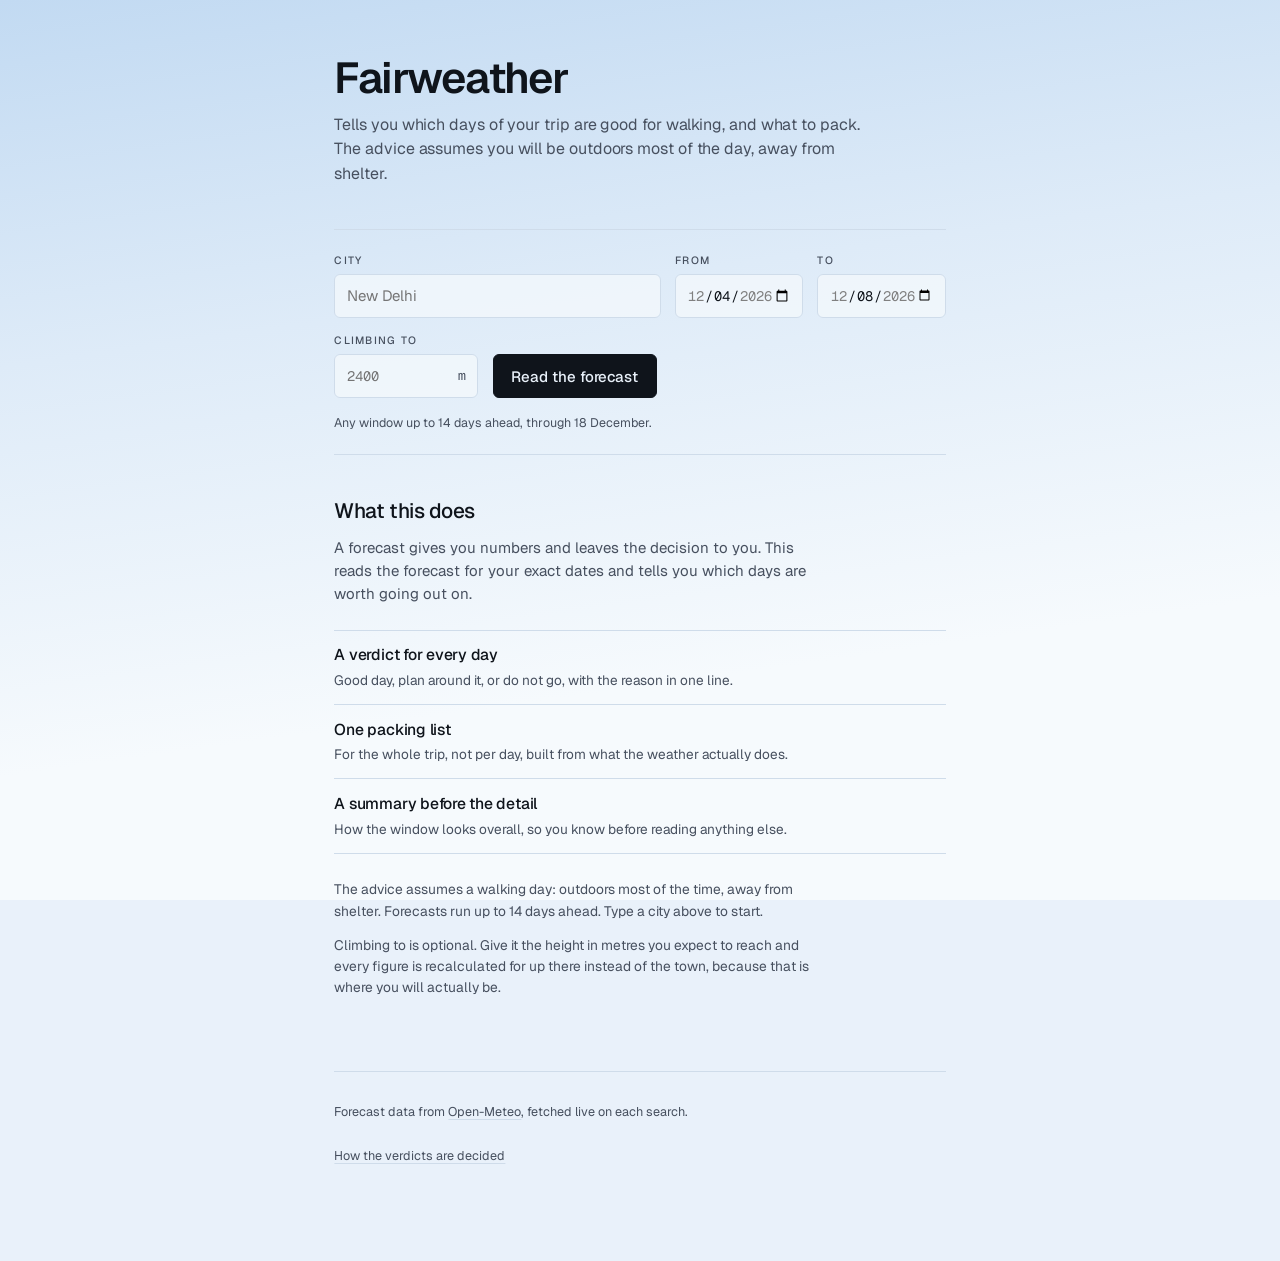
<file: index.html>
<!DOCTYPE html>
<html lang="en">
<head>
<meta charset="utf-8">
<meta name="viewport" content="width=device-width, initial-scale=1">
<title>Fairweather: weather advice for walking days</title>
<meta name="description" content="Enter a city and your dates. Fairweather tells you which days are good for walking and what to pack.">
<meta name="color-scheme" content="light dark">
<link rel="preconnect" href="https://fonts.googleapis.com">
<link rel="preconnect" href="https://fonts.gstatic.com" crossorigin>
<link rel="stylesheet" href="https://fonts.googleapis.com/css2?family=Geist:wght@400;500;600&family=Geist+Mono:wght@400;500&display=swap">
<link rel="stylesheet" href="styles.css">
<link rel="icon" href="data:image/svg+xml,<svg xmlns='http://www.w3.org/2000/svg' viewBox='0 0 32 32'><text y='26' font-size='26'>⛰</text></svg>">
</head>
<body>

<a class="skip" href="#results">Skip to results</a>

<div class="page">

  <header class="masthead">
    <h1>Fairweather</h1>
    <p class="standfirst">
      Tells you which days of your trip are good for walking, and what to pack.
      The advice assumes you will be outdoors most of the day, away from shelter.
    </p>
  </header>

  <form id="search" class="search" novalidate>
    <div class="field field--city">
      <label for="city">City</label>
      <input id="city" name="city" type="text" autocomplete="off" spellcheck="false"
             placeholder="New Delhi" required>
    </div>
    <div class="field">
      <label for="start">From</label>
      <input id="start" name="start" type="date" required>
    </div>
    <div class="field">
      <label for="end">To</label>
      <input id="end" name="end" type="date" required>
    </div>
    <div class="field field--height">
      <label for="height">Climbing to <span class="sr-only">in metres</span></label>
      <div class="with-unit">
        <input id="height" name="height" type="number" inputmode="numeric"
               min="0" max="9000" step="50" placeholder="2400">
        <span class="unit" aria-hidden="true">m</span>
      </div>
    </div>
    <div class="field field--action">
      <button type="submit">Read the forecast</button>
    </div>
    <p class="field-note" id="range-note"></p>
  </form>

  <main id="results" class="results" aria-live="polite" aria-busy="false"></main>

  <footer class="colophon">
    <p>
      Forecast data from <a href="https://open-meteo.com" rel="noopener">Open-Meteo</a>,
      fetched live on each search.
    </p>
    <p>
      <a href="note.html">How the verdicts are decided</a>
    </p>
  </footer>

</div>

<!-- Templates -------------------------------------------------------------- -->

<template id="t-empty">
  <section class="state state--empty">
    <p class="state-lead">What this does</p>
    <p class="state-body">
      A forecast gives you numbers and leaves the decision to you. This reads the
      forecast for your exact dates and tells you which days are worth going out
      on.
    </p>
    <ul class="explain">
      <li>
        <b>A verdict for every day</b>
        <span>Good day, plan around it, or do not go, with the reason in one line.</span>
      </li>
      <li>
        <b>One packing list</b>
        <span>For the whole trip, not per day, built from what the weather actually does.</span>
      </li>
      <li>
        <b>A summary before the detail</b>
        <span>How the window looks overall, so you know before reading anything else.</span>
      </li>
    </ul>
    <p class="state-body state-body--quiet">
      The advice assumes a walking day: outdoors most of the time, away from
      shelter. Forecasts run up to 14 days ahead. Type a city above to start.
    </p>
    <p class="state-body state-body--quiet">
      Climbing to is optional. Give it the height in metres you expect to reach
      and every figure is recalculated for up there instead of the town, because
      that is where you will actually be.
    </p>
  </section>
</template>

<template id="t-loading">
  <section class="state state--loading">
    <p class="state-lead" id="loading-line">Reading the forecast&hellip;</p>
    <div class="skeleton"><span></span><span></span><span></span></div>
  </section>
</template>

<template id="t-error">
  <section class="state state--error" role="alert">
    <p class="state-lead" data-slot="title"></p>
    <p class="state-body" data-slot="detail"></p>
    <p class="state-actions"><button type="button" data-action="retry">Try again</button></p>
  </section>
</template>

<template id="t-choose">
  <section class="state state--choose">
    <p class="state-lead" data-slot="title"></p>
    <p class="state-body">
      More than one place has this name. Pick the one you meant.
    </p>
    <ul class="choices" data-slot="list"></ul>
  </section>
</template>

<template id="t-results">
  <section class="report">

    <div class="hero">
      <div class="place">
        <p class="place-name" data-slot="place"></p>
        <button type="button" class="linky" data-action="rechoose" hidden>Not this one?</button>
      </div>

      <p class="altitude-note" data-slot="altitude"></p>

      <p class="summary" data-slot="summary"></p>
      <p class="summary-sub" data-slot="summary-sub"></p>

      <dl class="hero-stats" data-slot="hero-stats"></dl>
    </div>

    <h2 class="section-head">Day by day</h2>
    <ol class="days" data-slot="days"></ol>

    <h2 class="section-head">Pack for the whole trip</h2>
    <ul class="packing" data-slot="packing"></ul>
    <p class="packing-note">
      Weather items only. Boots, map, food and first aid are assumed.
    </p>

  </section>
</template>

<template id="t-day">
  <li class="day">
    <div class="day-head">
      <span data-slot="icon"></span>
      <p class="day-date"><span data-slot="weekday"></span> <span class="day-date-num" data-slot="date"></span></p>
      <p class="day-temp" data-slot="temp"></p>
    </div>
    <p class="day-band" data-slot="band"></p>
    <p class="day-verdict" data-slot="verdict"></p>
    <p class="day-window" data-slot="window"></p>
    <dl class="day-figures" data-slot="figures"></dl>
  </li>
</template>

<script type="module" src="js/main.js"></script>

</body>
</html>
</file>
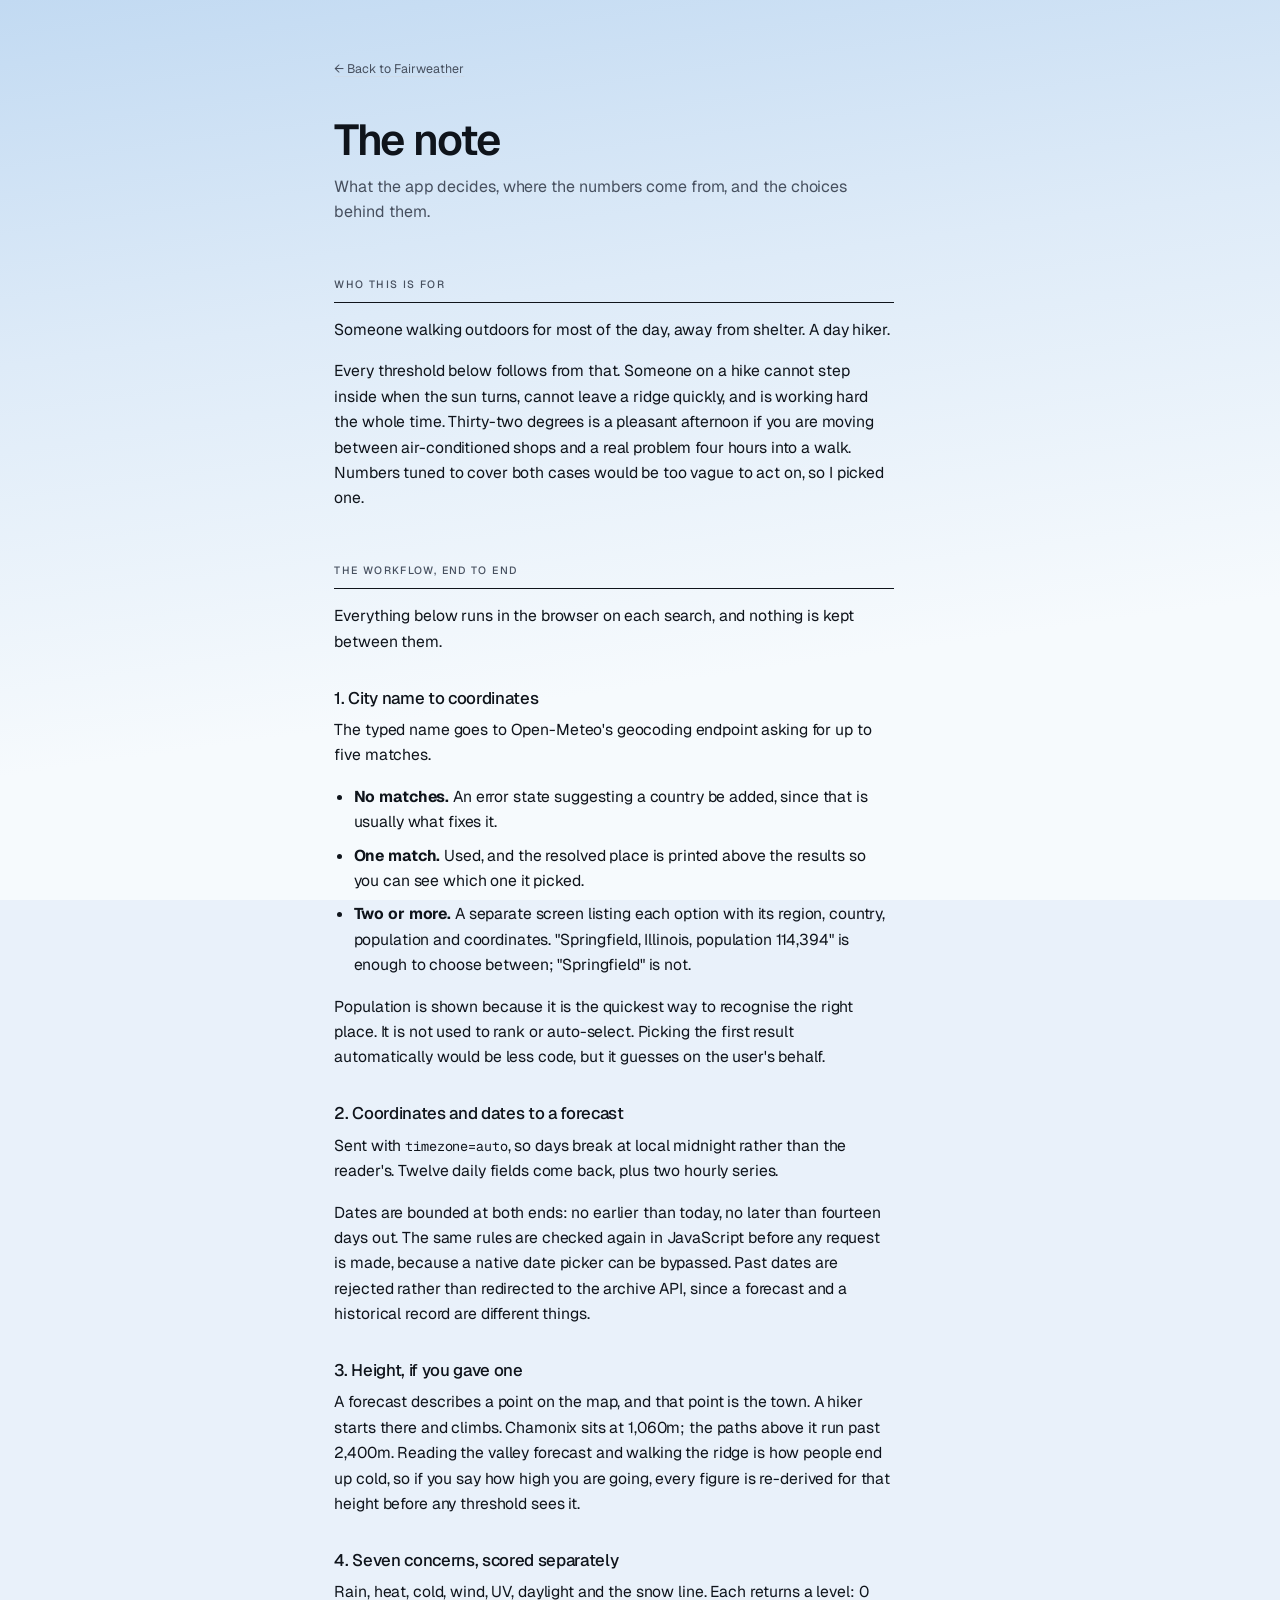
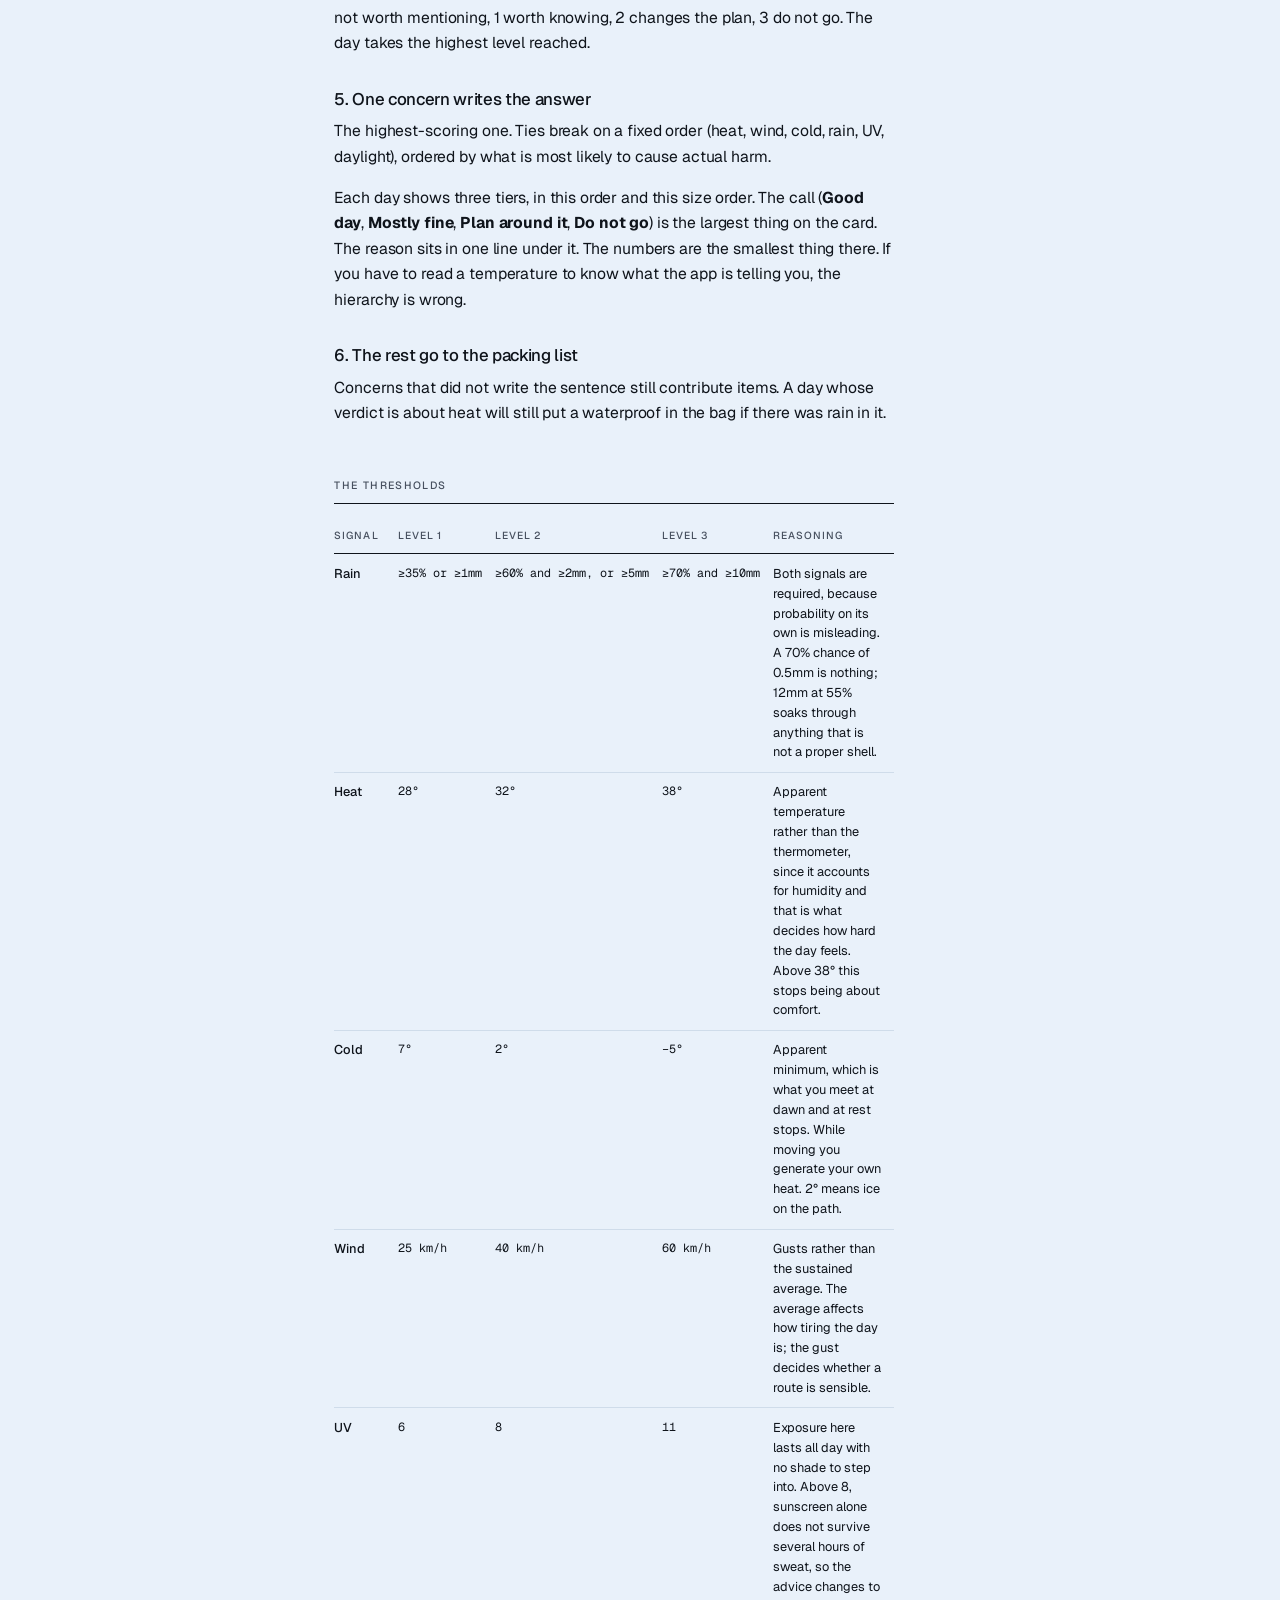
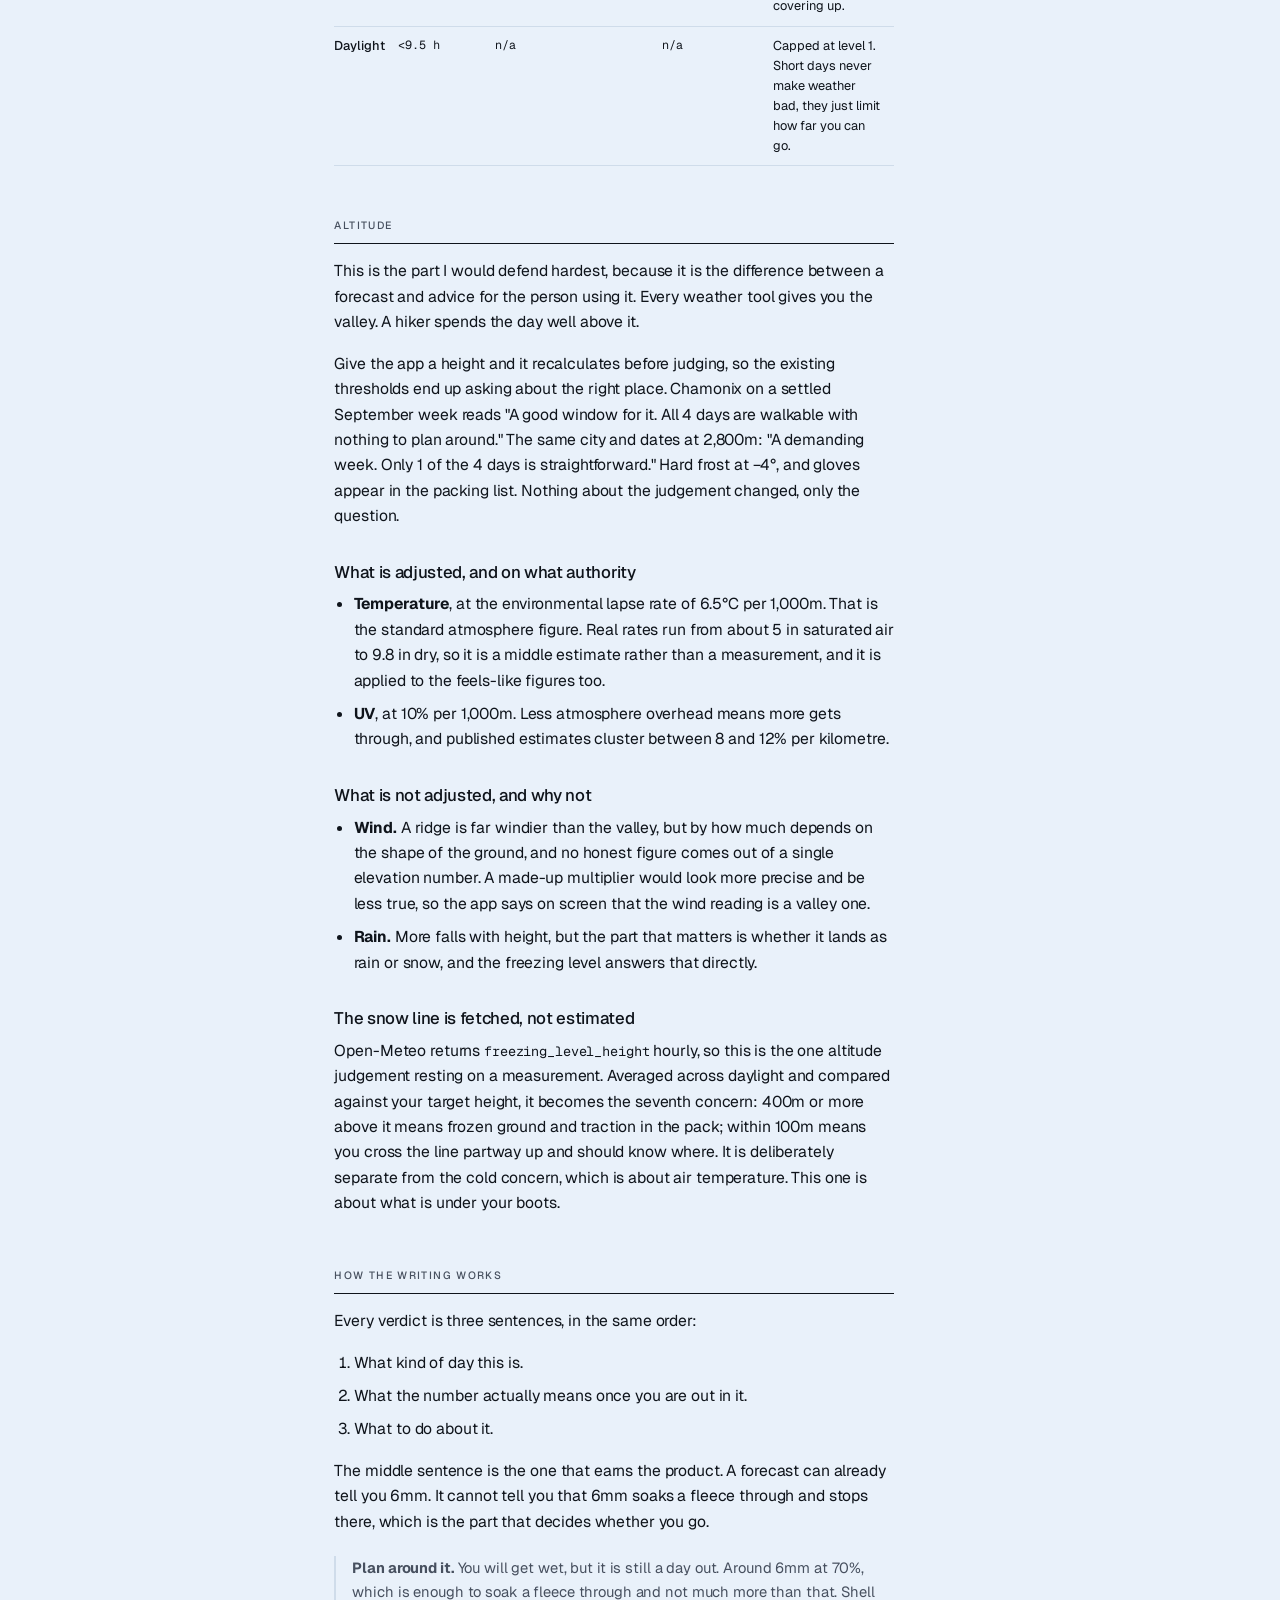
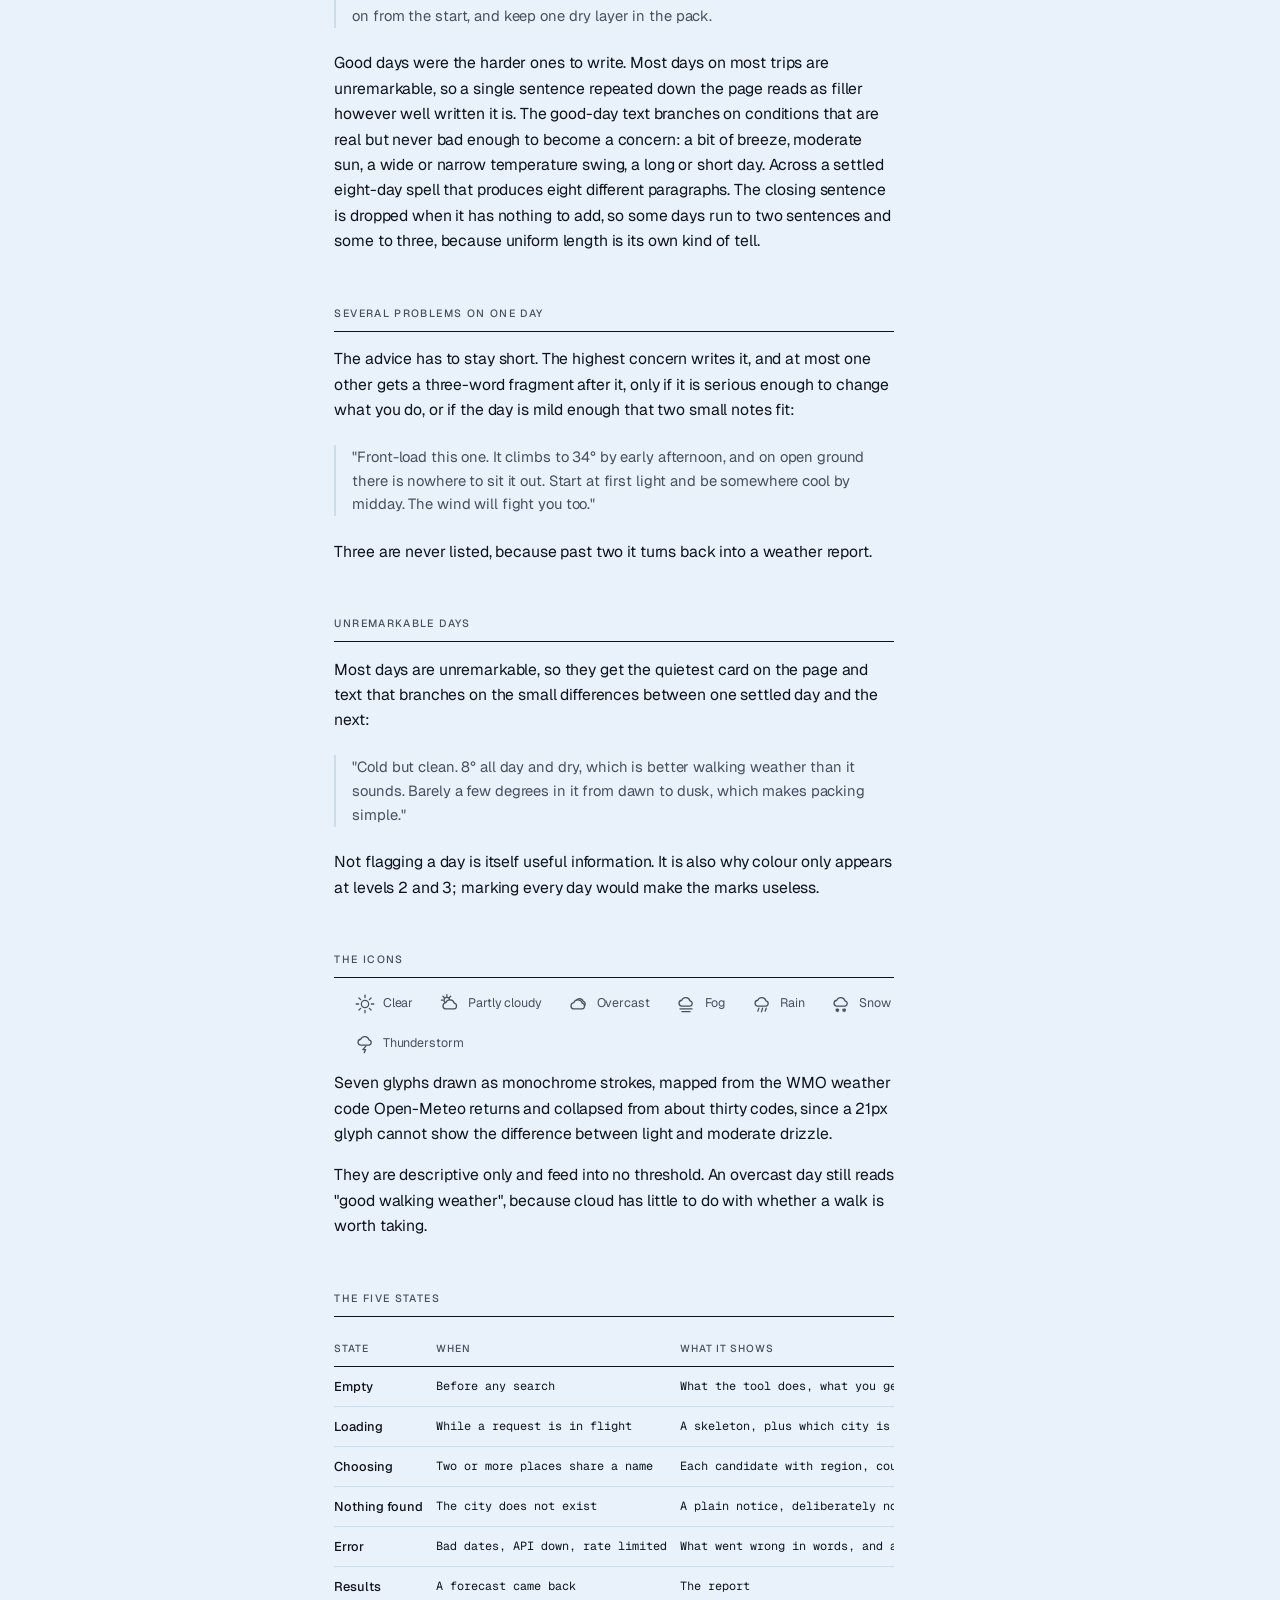
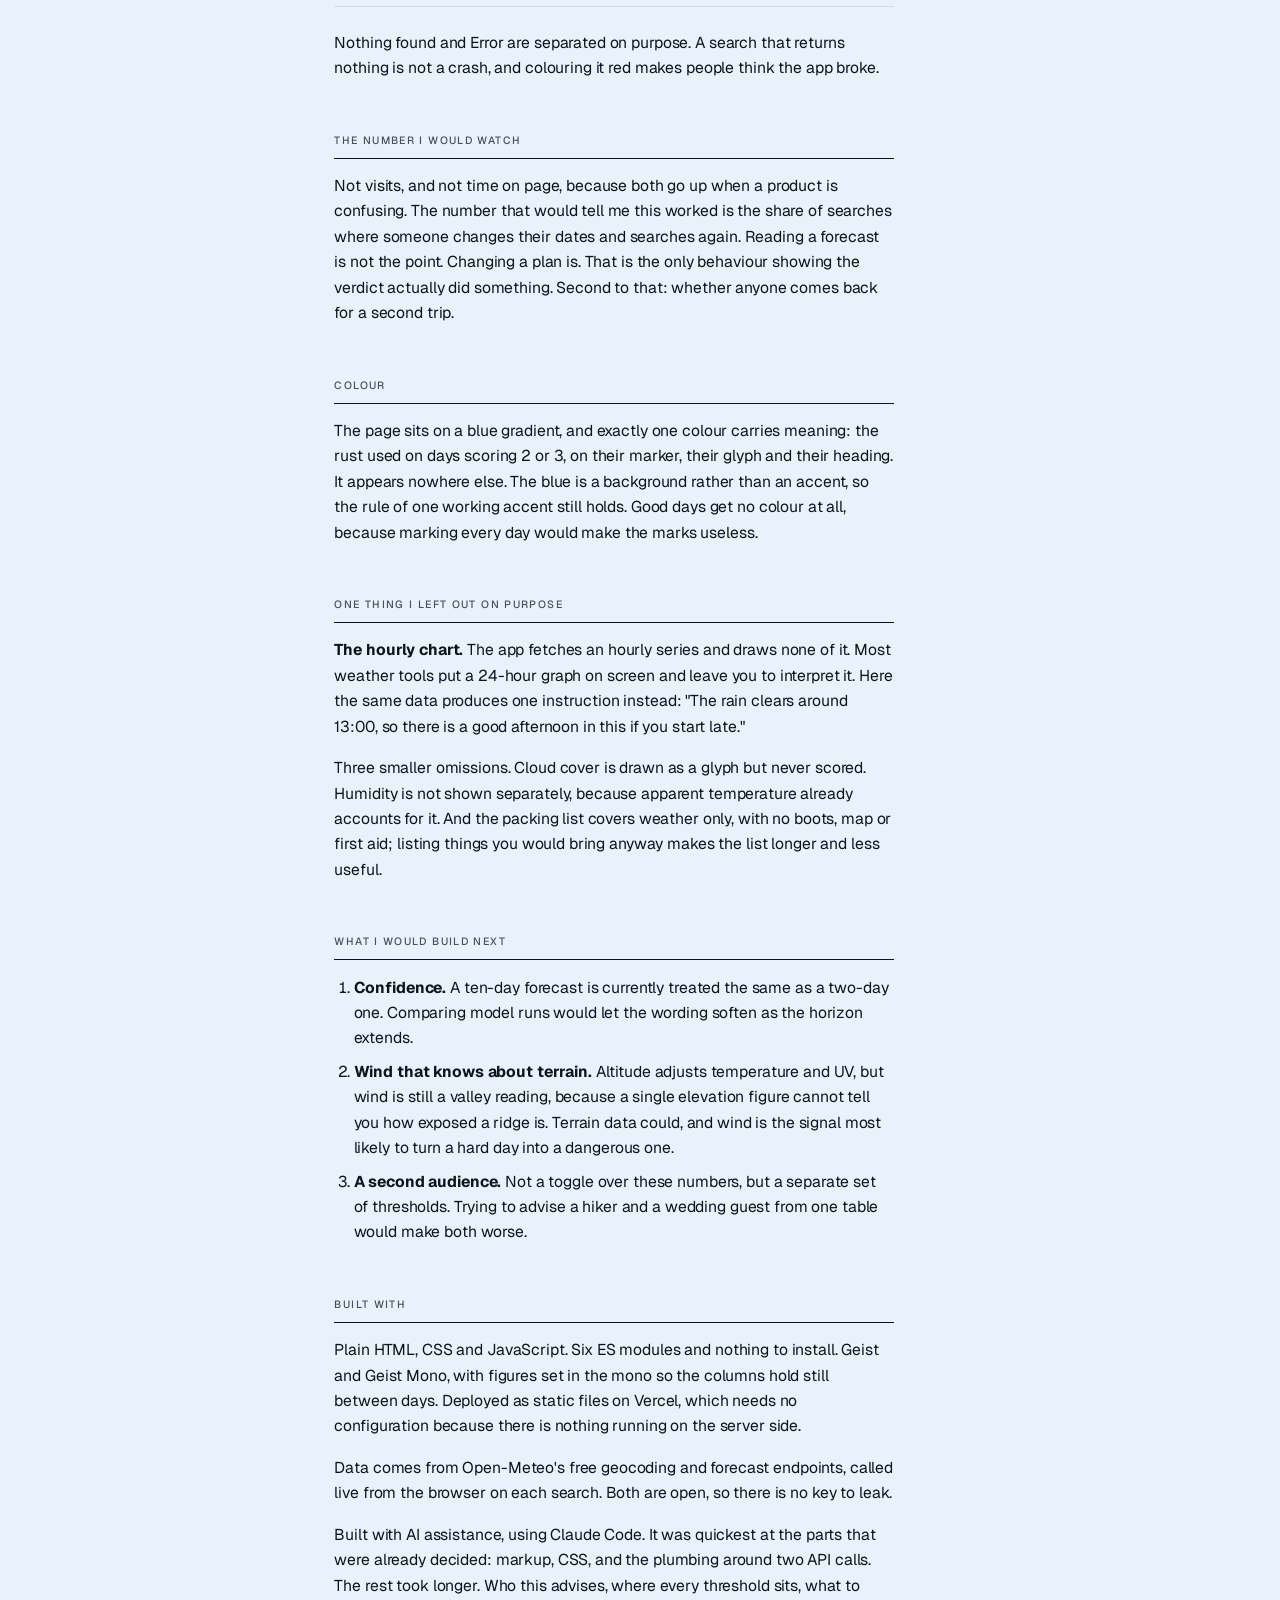
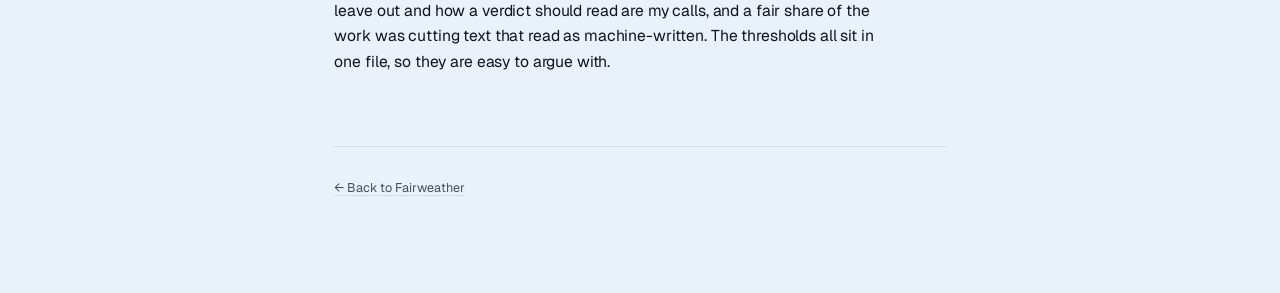
<file: note.html>
<!DOCTYPE html>
<html lang="en">
<head>
<meta charset="utf-8">
<meta name="viewport" content="width=device-width, initial-scale=1">
<title>How Fairweather decides</title>
<meta name="description" content="The thresholds behind Fairweather, why they sit where they do, what was left out, and what would come next.">
<meta name="color-scheme" content="light dark">
<link rel="preconnect" href="https://fonts.googleapis.com">
<link rel="preconnect" href="https://fonts.gstatic.com" crossorigin>
<link rel="stylesheet" href="https://fonts.googleapis.com/css2?family=Geist:wght@400;500;600&family=Geist+Mono:wght@400;500&display=swap">
<link rel="stylesheet" href="styles.css">
<link rel="icon" href="data:image/svg+xml,<svg xmlns='http://www.w3.org/2000/svg' viewBox='0 0 32 32'><text y='26' font-size='26'>⛰</text></svg>">
</head>
<body>
<div class="page">

<a class="backlink" href="./">&larr; Back to Fairweather</a>

<div class="print-head">
  <b>Fairweather &middot; Workflow note</b>
  <span>Agasthya Khetan &middot; ShARE BITS Pilani, Tech Vertical recruitment task</span>
  <span>Live: https://fairweather-plum.vercel.app</span>
  <span>Repo: https://github.com/debugagu/fairweather</span>
</div>

<header class="masthead">
  <h1>The note</h1>
  <p class="standfirst">
    What the app decides, where the numbers come from, and the choices behind
    them.
  </p>
</header>

<div class="prose">

<h2>Who this is for</h2>

<p>
  Someone walking outdoors for most of the day, away from shelter. A day hiker.
</p>

<p>
  Every threshold below follows from that. Someone on a hike cannot step inside
  when the sun turns, cannot leave a ridge quickly, and is working hard the whole
  time. Thirty-two degrees is a pleasant afternoon if you are moving between
  air-conditioned shops and a real problem four hours into a walk. Numbers tuned
  to cover both cases would be too vague to act on, so I picked one.
</p>

<h2>The workflow, end to end</h2>

<p>
  Everything below runs in the browser on each search, and nothing is kept
  between them.
</p>

<h3>1. City name to coordinates</h3>

<p>
  The typed name goes to Open-Meteo's geocoding endpoint asking for up to five
  matches.
</p>

<ul>
  <li><b>No matches.</b> An error state suggesting a country be added, since that is usually what fixes it.</li>
  <li><b>One match.</b> Used, and the resolved place is printed above the results so you can see which one it picked.</li>
  <li><b>Two or more.</b> A separate screen listing each option with its region, country, population and coordinates. "Springfield, Illinois, population 114,394" is enough to choose between; "Springfield" is not.</li>
</ul>

<p>
  Population is shown because it is the quickest way to recognise the right
  place. It is not used to rank or auto-select. Picking the first result
  automatically would be less code, but it guesses on the user's behalf.
</p>

<h3>2. Coordinates and dates to a forecast</h3>

<p>
  Sent with <code>timezone=auto</code>, so days break at local midnight rather
  than the reader's. Twelve daily fields come back, plus two hourly series.
</p>

<p>
  Dates are bounded at both ends: no earlier than today, no later than fourteen
  days out. The same rules are checked again in JavaScript before any request is
  made, because a native date picker can be bypassed. Past dates are rejected
  rather than redirected to the archive API, since a forecast and a historical
  record are different things.
</p>

<h3>3. Height, if you gave one</h3>

<p>
  A forecast describes a point on the map, and that point is the town. A hiker
  starts there and climbs. Chamonix sits at 1,060m; the paths above it run past
  2,400m. Reading the valley forecast and walking the ridge is how people end up
  cold, so if you say how high you are going, every figure is re-derived for
  that height before any threshold sees it.
</p>

<h3>4. Seven concerns, scored separately</h3>

<p>
  Rain, heat, cold, wind, UV, daylight and the snow line. Each returns a level:
  0 not worth mentioning, 1 worth knowing, 2 changes the plan, 3 do not go. The
  day takes the highest level reached.
</p>

<h3>5. One concern writes the answer</h3>

<p>
  The highest-scoring one. Ties break on a fixed order (heat, wind, cold, rain,
  UV, daylight), ordered by what is most likely to cause actual harm.
</p>

<p>
  Each day shows three tiers, in this order and this size order. The call
  (<b>Good day</b>, <b>Mostly fine</b>, <b>Plan around it</b>, <b>Do not go</b>)
  is the largest thing on the card. The reason sits in one line under it. The
  numbers are the smallest thing there. If you have to read a temperature to
  know what the app is telling you, the hierarchy is wrong.
</p>

<h3>6. The rest go to the packing list</h3>

<p>
  Concerns that did not write the sentence still contribute items. A day whose
  verdict is about heat will still put a waterproof in the bag if there was rain
  in it.
</p>

<h2>The thresholds</h2>

<div class="scroller">
<table>
  <thead>
    <tr><th>Signal</th><th>Level 1</th><th>Level 2</th><th>Level 3</th><th>Reasoning</th></tr>
  </thead>
  <tbody>
    <tr>
      <td>Rain</td>
      <td>≥35% or ≥1mm</td>
      <td>≥60% and ≥2mm, or ≥5mm</td>
      <td>≥70% and ≥10mm</td>
      <td>Both signals are required, because probability on its own is misleading. A 70% chance of 0.5mm is nothing; 12mm at 55% soaks through anything that is not a proper shell.</td>
    </tr>
    <tr>
      <td>Heat</td>
      <td>28°</td>
      <td>32°</td>
      <td>38°</td>
      <td>Apparent temperature rather than the thermometer, since it accounts for humidity and that is what decides how hard the day feels. Above 38° this stops being about comfort.</td>
    </tr>
    <tr>
      <td>Cold</td>
      <td>7°</td>
      <td>2°</td>
      <td>&minus;5°</td>
      <td>Apparent minimum, which is what you meet at dawn and at rest stops. While moving you generate your own heat. 2° means ice on the path.</td>
    </tr>
    <tr>
      <td>Wind</td>
      <td>25 km/h</td>
      <td>40 km/h</td>
      <td>60 km/h</td>
      <td>Gusts rather than the sustained average. The average affects how tiring the day is; the gust decides whether a route is sensible.</td>
    </tr>
    <tr>
      <td>UV</td>
      <td>6</td>
      <td>8</td>
      <td>11</td>
      <td>Exposure here lasts all day with no shade to step into. Above 8, sunscreen alone does not survive several hours of sweat, so the advice changes to covering up.</td>
    </tr>
    <tr>
      <td>Daylight</td>
      <td>&lt;9.5 h</td>
      <td>n/a</td>
      <td>n/a</td>
      <td>Capped at level 1. Short days never make weather bad, they just limit how far you can go.</td>
    </tr>
  </tbody>
</table>
</div>

<h2>Altitude</h2>

<p>
  This is the part I would defend hardest, because it is the difference between
  a forecast and advice for the person using it. Every weather tool gives you
  the valley. A hiker spends the day well above it.
</p>

<p>
  Give the app a height and it recalculates before judging, so the existing
  thresholds end up asking about the right place. Chamonix on a settled
  September week reads "A good window for it. All 4 days are walkable with
  nothing to plan around." The same city and dates at 2,800m: "A demanding week.
  Only 1 of the 4 days is straightforward." Hard frost at &minus;4°, and gloves
  appear in the packing list. Nothing about the judgement changed, only the
  question.
</p>

<h3>What is adjusted, and on what authority</h3>

<ul>
  <li><b>Temperature</b>, at the environmental lapse rate of 6.5°C per 1,000m. That is the standard atmosphere figure. Real rates run from about 5 in saturated air to 9.8 in dry, so it is a middle estimate rather than a measurement, and it is applied to the feels-like figures too.</li>
  <li><b>UV</b>, at 10% per 1,000m. Less atmosphere overhead means more gets through, and published estimates cluster between 8 and 12% per kilometre.</li>
</ul>

<h3>What is not adjusted, and why not</h3>

<ul>
  <li><b>Wind.</b> A ridge is far windier than the valley, but by how much depends on the shape of the ground, and no honest figure comes out of a single elevation number. A made-up multiplier would look more precise and be less true, so the app says on screen that the wind reading is a valley one.</li>
  <li><b>Rain.</b> More falls with height, but the part that matters is whether it lands as rain or snow, and the freezing level answers that directly.</li>
</ul>

<h3>The snow line is fetched, not estimated</h3>

<p>
  Open-Meteo returns <code>freezing_level_height</code> hourly, so this is the
  one altitude judgement resting on a measurement. Averaged across daylight and
  compared against your target height, it becomes the seventh concern: 400m or
  more above it means frozen ground and traction in the pack; within 100m means
  you cross the line partway up and should know where. It is deliberately
  separate from the cold concern, which is about air temperature. This one is
  about what is under your boots.
</p>

<h2>How the writing works</h2>

<p>Every verdict is three sentences, in the same order:</p>

<ol>
  <li>What kind of day this is.</li>
  <li>What the number actually means once you are out in it.</li>
  <li>What to do about it.</li>
</ol>

<p>
  The middle sentence is the one that earns the product. A forecast can already
  tell you 6mm. It cannot tell you that 6mm soaks a fleece through and stops
  there, which is the part that decides whether you go.
</p>

<p class="aside">
  <b>Plan around it.</b> You will get wet, but it is still a day out. Around 6mm
  at 70%, which is enough to soak a fleece through and not much more than that.
  Shell on from the start, and keep one dry layer in the pack.
</p>

<p>
  Good days were the harder ones to write. Most days on most trips are
  unremarkable, so a single sentence repeated down the page reads as filler
  however well written it is. The good-day text branches on conditions that are
  real but never bad enough to become a concern: a bit of breeze, moderate sun,
  a wide or narrow temperature swing, a long or short day. Across a settled
  eight-day spell that produces eight different paragraphs. The closing sentence
  is dropped when it has nothing to add, so some days run to two sentences and
  some to three, because uniform length is its own kind of tell.
</p>

<h2>Several problems on one day</h2>

<p>
  The advice has to stay short. The highest concern writes it, and at most one
  other gets a three-word fragment after it, only if it is serious enough to
  change what you do, or if the day is mild enough that two small notes fit:
</p>

<p class="aside">
  "Front-load this one. It climbs to 34° by early afternoon, and on open ground
  there is nowhere to sit it out. Start at first light and be somewhere cool by
  midday. The wind will fight you too."
</p>

<p>
  Three are never listed, because past two it turns back into a weather report.
</p>

<h2>Unremarkable days</h2>

<p>
  Most days are unremarkable, so they get the quietest card on the page and text
  that branches on the small differences between one settled day and the next:
</p>

<p class="aside">
  "Cold but clean. 8° all day and dry, which is better walking weather than it
  sounds. Barely a few degrees in it from dawn to dusk, which makes packing
  simple."
</p>

<p>
  Not flagging a day is itself useful information. It is also why colour only
  appears at levels 2 and 3; marking every day would make the marks useless.
</p>

<h2>The icons</h2>

<ul class="legend" id="legend"></ul>

<p>
  Seven glyphs drawn as monochrome strokes, mapped from the WMO weather code
  Open-Meteo returns and collapsed from about thirty codes, since a 21px glyph
  cannot show the difference between light and moderate drizzle.
</p>

<p>
  They are descriptive only and feed into no threshold. An overcast day still
  reads "good walking weather", because cloud has little to do with whether a
  walk is worth taking.
</p>

<h2>The five states</h2>

<div class="scroller">
<table>
  <thead><tr><th>State</th><th>When</th><th>What it shows</th></tr></thead>
  <tbody>
    <tr><td>Empty</td><td>Before any search</td><td>What the tool does, what you get, and what to type</td></tr>
    <tr><td>Loading</td><td>While a request is in flight</td><td>A skeleton, plus which city is being looked up</td></tr>
    <tr><td>Choosing</td><td>Two or more places share a name</td><td>Each candidate with region, country, population, coordinates</td></tr>
    <tr><td>Nothing found</td><td>The city does not exist</td><td>A plain notice, deliberately not styled as a failure</td></tr>
    <tr><td>Error</td><td>Bad dates, API down, rate limited</td><td>What went wrong in words, and a retry</td></tr>
    <tr><td>Results</td><td>A forecast came back</td><td>The report</td></tr>
  </tbody>
</table>
</div>

<p>
  Nothing found and Error are separated on purpose. A search that returns nothing
  is not a crash, and colouring it red makes people think the app broke.
</p>

<h2>The number I would watch</h2>

<p>
  Not visits, and not time on page, because both go up when a product is
  confusing. The number that would tell me this worked is the share of searches
  where someone changes their dates and searches again. Reading a forecast is not
  the point. Changing a plan is. That is the only behaviour showing the verdict
  actually did something. Second to that: whether anyone comes back for a second
  trip.
</p>

<h2>Colour</h2>

<p>
  The page sits on a blue gradient, and exactly one colour carries meaning: the
  rust used on days scoring 2 or 3, on their marker, their glyph and their
  heading. It appears nowhere else. The blue is a background rather than an
  accent, so the rule of one working accent still holds. Good days get no colour
  at all, because marking every day would make the marks useless.
</p>

<h2>One thing I left out on purpose</h2>

<p>
  <b>The hourly chart.</b> The app fetches an hourly series and draws none of it.
  Most weather tools put a 24-hour graph on screen and leave you to interpret it.
  Here the same data produces one instruction instead: "The rain clears around
  13:00, so there is a good afternoon in this if you start late."
</p>

<p>
  Three smaller omissions. Cloud cover is drawn as a glyph but never scored.
  Humidity is not shown separately, because apparent temperature already accounts
  for it. And the packing list covers weather only, with no boots, map or first
  aid; listing things you would bring anyway makes the list longer and less
  useful.
</p>

<h2>What I would build next</h2>

<ol>
  <li><b>Confidence.</b> A ten-day forecast is currently treated the same as a two-day one. Comparing model runs would let the wording soften as the horizon extends.</li>
  <li><b>Wind that knows about terrain.</b> Altitude adjusts temperature and UV, but wind is still a valley reading, because a single elevation figure cannot tell you how exposed a ridge is. Terrain data could, and wind is the signal most likely to turn a hard day into a dangerous one.</li>
  <li><b>A second audience.</b> Not a toggle over these numbers, but a separate set of thresholds. Trying to advise a hiker and a wedding guest from one table would make both worse.</li>
</ol>

<h2>Built with</h2>

<p>
  Plain HTML, CSS and JavaScript. Six ES modules and nothing to install. Geist
  and Geist Mono, with figures set in the mono so the columns hold still between
  days. Deployed as static files on Vercel, which needs no configuration because
  there is nothing running on the server side.
</p>

<p>
  Data comes from Open-Meteo's free geocoding and forecast endpoints, called
  live from the browser on each search. Both are open, so there is no key to
  leak.
</p>

<p>
  Built with AI assistance, using Claude Code. It was quickest at the parts that
  were already decided: markup, CSS, and the plumbing around two API calls. The
  rest took longer. Who this advises, where every threshold sits, what to leave
  out and how a verdict should read are my calls, and a fair share of the work
  was cutting text that read as machine-written. The thresholds all sit in one
  file, so they are easy to argue with.
</p>

</div>

<footer class="colophon">
  <p><a href="./">&larr; Back to Fairweather</a></p>
</footer>

</div>

<script type="module">
  import { iconSvg, iconName } from './js/icons.js';
  const legend = document.getElementById('legend');
  for (const key of ['clear', 'partly', 'overcast', 'fog', 'rain', 'snow', 'storm']) {
    const li = document.createElement('li');
    const glyph = document.createElement('span');
    glyph.className = 'wx';
    glyph.append(iconSvg(key));
    const label = document.createElement('span');
    label.textContent = iconName(key);
    li.append(glyph, label);
    legend.append(li);
  }
</script>

</body>
</html>
</file>
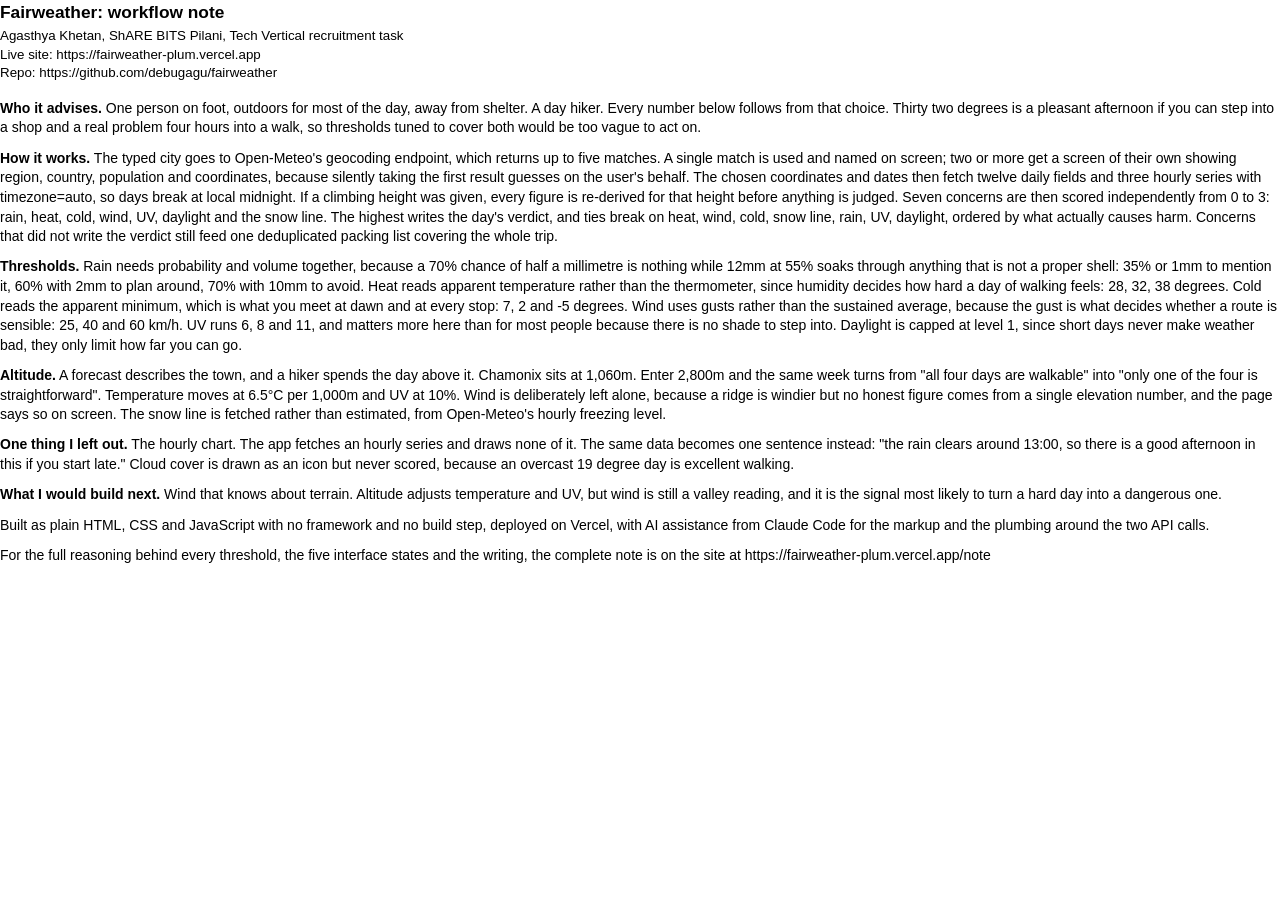
<file: onepager.html>
<!DOCTYPE html>
<html lang="en">
<head>
<meta charset="utf-8">
<title>Fairweather workflow note</title>
<style>
  /* Deliberately plain. This is a typed document, not a designed one. */
  @page { size: A4; margin: 20mm 20mm; }

  body {
    font-family: Arial, Helvetica, sans-serif;
    font-size: 10.5pt;
    line-height: 1.4;
    color: #000;
    background: #fff;
    margin: 0;
  }
  h1 { font-size: 13pt; margin: 0 0 2pt; }
  .meta { margin: 0 0 12pt; font-size: 10pt; }
  p { margin: 0 0 8pt; text-align: left; }
  b { font-weight: bold; }
</style>
</head>
<body>

<h1>Fairweather: workflow note</h1>
<p class="meta">
  Agasthya Khetan, ShARE BITS Pilani, Tech Vertical recruitment task<br>
  Live site: https://fairweather-plum.vercel.app<br>
  Repo: https://github.com/debugagu/fairweather
</p>

<p>
  <b>Who it advises.</b> One person on foot, outdoors for most of the day, away
  from shelter. A day hiker. Every number below follows from that choice. Thirty
  two degrees is a pleasant afternoon if you can step into a shop and a real
  problem four hours into a walk, so thresholds tuned to cover both would be too
  vague to act on.
</p>

<p>
  <b>How it works.</b> The typed city goes to Open-Meteo's geocoding endpoint,
  which returns up to five matches. A single match is used and named on screen;
  two or more get a screen of their own showing region, country, population and
  coordinates, because silently taking the first result guesses on the user's
  behalf. The chosen coordinates and dates then fetch twelve daily fields and
  three hourly series with timezone=auto, so days break at local midnight. If a
  climbing height was given, every figure is re-derived for that height before
  anything is judged. Seven concerns are then scored independently from 0 to 3:
  rain, heat, cold, wind, UV, daylight and the snow line. The highest writes the
  day's verdict, and ties break on heat, wind, cold, snow line, rain, UV,
  daylight, ordered by what actually causes harm. Concerns that did not write the
  verdict still feed one deduplicated packing list covering the whole trip.
</p>

<p>
  <b>Thresholds.</b> Rain needs probability and volume together, because a 70%
  chance of half a millimetre is nothing while 12mm at 55% soaks through
  anything that is not a proper shell: 35% or 1mm to mention it, 60% with 2mm to
  plan around, 70% with 10mm to avoid. Heat reads apparent temperature rather
  than the thermometer, since humidity decides how hard a day of walking feels:
  28, 32, 38 degrees. Cold reads the apparent minimum, which is what you meet at
  dawn and at every stop: 7, 2 and -5 degrees. Wind uses gusts rather than the
  sustained average, because the gust is what decides whether a route is
  sensible: 25, 40 and 60 km/h. UV runs 6, 8 and 11, and matters more here than
  for most people because there is no shade to step into. Daylight is capped at
  level 1, since short days never make weather bad, they only limit how far you
  can go.
</p>

<p>
  <b>Altitude.</b> A forecast describes the town, and a hiker spends the day
  above it. Chamonix sits at 1,060m. Enter 2,800m and the same week turns from
  "all four days are walkable" into "only one of the four is straightforward".
  Temperature moves at 6.5&deg;C per 1,000m and UV at 10%. Wind is deliberately left
  alone, because a ridge is windier but no honest figure comes from a single
  elevation number, and the page says so on screen. The snow line is fetched
  rather than estimated, from Open-Meteo's hourly freezing level.
</p>

<p>
  <b>One thing I left out.</b> The hourly chart. The app fetches an hourly series
  and draws none of it. The same data becomes one sentence instead: "the rain
  clears around 13:00, so there is a good afternoon in this if you start late."
  Cloud cover is drawn as an icon but never scored, because an overcast 19 degree
  day is excellent walking.
</p>

<p>
  <b>What I would build next.</b> Wind that knows about terrain. Altitude adjusts
  temperature and UV, but wind is still a valley reading, and it is the signal
  most likely to turn a hard day into a dangerous one.
</p>

<p>
  Built as plain HTML, CSS and JavaScript with no framework and no build step,
  deployed on Vercel, with AI assistance from Claude Code for the markup and the
  plumbing around the two API calls.
</p>

<p>
  For the full reasoning behind every threshold, the five interface states and
  the writing, the complete note is on the site at
  https://fairweather-plum.vercel.app/note
</p>

</body>
</html>
</file>
<file: styles.css>
/* ---------------------------------------------------------------------------
   Fairweather

   One typeface and five colours, on purpose.

   Geist carries everything. Hierarchy comes from size, weight and letter
   spacing rather than from mixing families, which keeps the page quiet.
   Geist Mono carries the figures, because numbers that change between days
   should not shift the columns they sit in.

   Colour appears only when a day needs attention. A good day is plain text on
   paper, and that absence is the signal.
--------------------------------------------------------------------------- */

:root {
  --paper:  #E9F1FA;                    /* flat fallback behind the gradient */
  --sky-top: #C2DAF2;
  --sky-mid: #DEEBF8;
  --sky-bot: #F6FAFD;
  --ink:    #0F141B;
  --muted:  #47505F;
  --rule:   #CFDCEA;
  --flag:   #A8401A;   /* the only colour with a job */

  --surface:      rgba(255, 255, 255, 0.72);
  --surface-edge: rgba(255, 255, 255, 0.9);
  --shadow:       0 1px 2px rgba(18, 38, 63, .04), 0 8px 24px -10px rgba(18, 38, 63, .14);
  --shadow-lift:  0 2px 4px rgba(18, 38, 63, .05), 0 18px 40px -16px rgba(18, 38, 63, .22);
  --radius: 16px;

  --sans: 'Geist', -apple-system, BlinkMacSystemFont, 'Segoe UI', system-ui, sans-serif;
  --mono: 'Geist Mono', ui-monospace, 'SF Mono', SFMono-Regular, Menlo, monospace;
}

@media (prefers-color-scheme: dark) {
  :root {
    --paper:  #0A0F16;
    --sky-top: #14243A;
    --sky-mid: #0D1724;
    --sky-bot: #070A0F;
    --ink:    #E9EEF5;
    --muted:  #949DAB;
    --rule:   #1E2733;
    --flag:   #EC9264;

    --surface:      rgba(28, 38, 52, 0.5);
    --surface-edge: rgba(255, 255, 255, 0.07);
    --shadow:       0 1px 2px rgba(0, 0, 0, .3), 0 8px 24px -10px rgba(0, 0, 0, .5);
    --shadow-lift:  0 2px 4px rgba(0, 0, 0, .35), 0 18px 40px -16px rgba(0, 0, 0, .6);
  }
}

*, *::before, *::after { box-sizing: border-box; }

html { -webkit-text-size-adjust: 100%; }

body {
  margin: 0;
  min-height: 100vh;
  background: var(--paper);
  color: var(--ink);
  font-family: var(--sans);
  font-size: 16px;
  line-height: 1.55;
  -webkit-font-smoothing: antialiased;
  text-rendering: optimizeLegibility;
}

body::before {
  content: '';
  position: fixed;
  inset: 0;
  z-index: -1;
  background: linear-gradient(
    172deg,
    var(--sky-top) 0%,
    var(--sky-mid) 34%,
    var(--sky-bot) 72%,
    var(--sky-bot) 100%
  );
}

a { color: inherit; text-decoration-color: var(--rule); text-underline-offset: 3px; }
a:hover { text-decoration-color: currentColor; }

.skip { position: absolute; left: -9999px; background: var(--ink); color: var(--paper); padding: .6rem 1rem; }
.skip:focus { left: 1rem; top: 1rem; z-index: 10; }

.page { max-width: 41rem; margin: 0 auto; padding: 3.5rem 1.4rem 5rem; }

/* Masthead ---------------------------------------------------------------- */

.masthead h1 {
  font-size: clamp(2.1rem, 6.5vw, 2.7rem);
  font-weight: 600;
  letter-spacing: -0.035em;
  line-height: 1.05;
  margin: 0 0 .7rem;
}

.standfirst {
  font-size: 1rem;
  line-height: 1.55;
  color: var(--muted);
  max-width: 33rem;
  margin: 0 0 2.6rem;
  letter-spacing: -0.005em;
}

/* Search ------------------------------------------------------------------ */

.search {
  display: flex; flex-wrap: wrap; gap: .9rem; align-items: flex-end;
  padding: 1.4rem 0;
  border-top: 1px solid var(--rule);
  border-bottom: 1px solid var(--rule);
}

.field { display: flex; flex-direction: column; gap: .35rem; flex: 0 0 auto; }
.field--city { flex: 1 1 12rem; min-width: 10rem; }

label {
  font-size: .66rem; font-weight: 500;
  text-transform: uppercase; letter-spacing: .12em;
  color: var(--muted);
}

input, button {
  font-family: var(--sans);
  font-size: .94rem;
  padding: .62rem .7rem;
  border: 1px solid var(--rule);
  border-radius: 6px;
  background: color-mix(in srgb, var(--sky-bot) 70%, transparent);
  color: var(--ink);
  min-height: 44px;
}

input[type="date"] { font-family: var(--mono); font-size: .86rem; }

input:focus-visible, button:focus-visible, .linky:focus-visible {
  outline: 2px solid var(--ink); outline-offset: 1px;
}
input[aria-invalid="true"] { border-color: var(--flag); }

button {
  background: var(--ink); color: var(--paper); border-color: var(--ink);
  font-weight: 500; cursor: pointer; padding-inline: 1.1rem; white-space: nowrap;
  letter-spacing: -0.005em;
}
button:hover { opacity: .85; }

.field-note {
  flex: 1 0 100%; margin: 0;
  font-size: .78rem; color: var(--muted); min-height: 1.2em;
}
.field-note[data-tone="bad"] { color: var(--flag); }

/* Shared state blocks ------------------------------------------------------ */

.results { padding-top: 2.6rem; }

.state-lead {
  font-size: 1.3rem; font-weight: 500;
  letter-spacing: -0.022em; line-height: 1.32;
  margin: 0 0 .7rem;
}
.state--error .state-lead { color: var(--flag); }
.state--notice .state-lead { color: var(--ink); }

.state-body { max-width: 31rem; margin: 0 0 .8rem; color: var(--muted); font-size: .94rem; }
.state-body--quiet { font-size: .86rem; }
.state-actions { margin: 1.4rem 0 0; }

/* What this does, on the empty state ---------------------------------------- */

.explain { list-style: none; margin: 1.5rem 0 1.6rem; padding: 0; }

.explain li {
  padding: .8rem 0;
  border-top: 1px solid var(--rule);
}
.explain li:last-child { border-bottom: 1px solid var(--rule); }

.explain b {
  display: block;
  font-size: .98rem; font-weight: 500; letter-spacing: -0.015em;
}
.explain span {
  display: block;
  font-size: .85rem; color: var(--muted); margin-top: .15rem;
  max-width: 30rem;
}

/* Loading ----------------------------------------------------------------- */

.skeleton { display: flex; flex-direction: column; gap: .8rem; margin-top: 1.6rem; }
.skeleton span {
  display: block; height: 3.2rem;
  border-top: 1px solid var(--rule);
  opacity: .55; animation: breathe 1.5s ease-in-out infinite;
}
.skeleton span:nth-child(2) { animation-delay: .18s; }
.skeleton span:nth-child(3) { animation-delay: .36s; }

@keyframes breathe { 0%, 100% { opacity: .25 } 50% { opacity: .7 } }
@media (prefers-reduced-motion: reduce) { .skeleton span { animation: none; opacity: .4; } }

/* Disambiguation ---------------------------------------------------------- */

.choices { list-style: none; margin: 1.4rem 0 0; padding: 0; }
.choices li { border-top: 1px solid var(--rule); }
.choices li:last-child { border-bottom: 1px solid var(--rule); }

.choice {
  display: block; width: 100%; text-align: left;
  background: none; color: var(--ink); border: 0; border-radius: 0;
  padding: .95rem .2rem; cursor: pointer; min-height: 56px;
}
.choice:hover { background: color-mix(in srgb, var(--ink) 4%, transparent); }
.choice b { font-size: 1.02rem; font-weight: 500; letter-spacing: -0.015em; }
.choice span {
  display: block; font-family: var(--mono); font-size: .74rem;
  color: var(--muted); margin-top: .2rem; letter-spacing: -0.01em;
}

/* Report ------------------------------------------------------------------ */

.hero {
  background: var(--surface);
  -webkit-backdrop-filter: blur(20px) saturate(150%);
  backdrop-filter: blur(20px) saturate(150%);
  border: 1px solid var(--surface-edge);
  border-radius: var(--radius);
  box-shadow: var(--shadow);
  padding: 1.7rem 1.6rem 1.4rem;
  margin-bottom: 3rem;
}

.hero-stats {
  display: flex;
  flex-wrap: wrap;
  gap: 1.1rem 2.2rem;
  margin: 1.5rem 0 0;
  padding-top: 1.2rem;
  border-top: 1px solid var(--rule);
}
.hero-stats > div { display: flex; flex-direction: column; gap: .18rem; }
.hero-stats dt {
  font-size: .62rem; font-weight: 500; color: var(--muted);
  text-transform: uppercase; letter-spacing: .1em;
}
.hero-stats dd {
  margin: 0; font-family: var(--mono); font-size: .92rem;
  font-variant-numeric: tabular-nums; letter-spacing: -0.02em;
}

.place { display: flex; align-items: baseline; gap: .7rem; flex-wrap: wrap; }

.place-name {
  margin: 0; font-size: .67rem; font-weight: 500;
  text-transform: uppercase; letter-spacing: .13em; color: var(--muted);
}

.linky {
  background: none; border: 0; padding: 0; min-height: 0;
  color: var(--muted); font-size: .73rem;
  text-decoration: underline; text-underline-offset: 3px; cursor: pointer;
}
.linky:hover { color: var(--ink); opacity: 1; }

.summary {
  font-size: clamp(1.6rem, 5.4vw, 2.15rem);
  font-weight: 600; letter-spacing: -0.037em; line-height: 1.18;
  margin: .75rem 0 .6rem; max-width: 30rem;
  text-wrap: balance;
}

.summary-sub { margin: 0; color: var(--muted); font-size: .88rem; max-width: 32rem; }

.section-head {
  font-size: .66rem; font-weight: 500;
  text-transform: uppercase; letter-spacing: .13em; color: var(--muted);
  margin: 0 0 .2rem; padding-bottom: .7rem;
  border-bottom: 1px solid var(--ink);
}

/* Days -------------------------------------------------------------------- */

.days { list-style: none; margin: 0 0 3.4rem; padding: 0; display: flex; flex-direction: column; gap: .85rem; }

.day {
  background: var(--surface);
  -webkit-backdrop-filter: blur(20px) saturate(150%);
  backdrop-filter: blur(20px) saturate(150%);
  border: 1px solid var(--surface-edge);
  border-radius: var(--radius);
  box-shadow: var(--shadow);
  padding: 1.35rem 1.5rem 1.25rem;
  transition: box-shadow .25s ease, transform .25s ease;
  animation: rise .45s cubic-bezier(.22,.68,.36,1) both;
  animation-delay: var(--stagger, 0ms);
}

@media (hover: hover) {
  .day:hover { transform: translateY(-2px); box-shadow: var(--shadow-lift); }
}

@keyframes rise {
  from { opacity: 0; transform: translateY(10px); }
  to   { opacity: 1; transform: none; }
}

@media (prefers-reduced-motion: reduce) {
  .day { animation: none; }
  .day:hover { transform: none; }
}

.day-head {
  display: flex; align-items: center; gap: .55rem;
  margin-bottom: .15rem;
}

.day-temp {
  margin: 0 0 0 auto;
  font-family: var(--mono); font-size: .8rem;
  font-variant-numeric: tabular-nums; letter-spacing: -0.02em;
  color: var(--muted); white-space: nowrap;
}

.wx { width: 21px; height: 21px; flex: 0 0 auto; color: var(--muted); display: block; }

.day-date { margin: 0; font-size: .7rem; font-weight: 500; text-transform: uppercase; letter-spacing: .11em; }
.day-date-num { color: var(--muted); font-family: var(--mono); letter-spacing: .02em; }

.day-band {
  margin: .35rem 0 .3rem;
  font-size: 1.5rem; font-weight: 600;
  letter-spacing: -0.03em; line-height: 1.1;
  color: var(--ink);
}

.day--flagged {
  border-left: 3px solid var(--flag);
  padding-left: calc(1.5rem - 2px);
}
.day--flagged .day-band { color: var(--flag); }
.day--flagged .wx { color: var(--flag); }

.day-verdict {
  font-size: 1.02rem; font-weight: 400;
  letter-spacing: -0.008em; line-height: 1.62;
  margin: 0; max-width: 34rem;
  color: color-mix(in srgb, var(--ink) 78%, transparent);
  text-wrap: pretty;
}

.day-window {
  margin: .65rem 0 0; font-size: .85rem; color: var(--muted);
  max-width: 34rem; padding-left: .8rem;
  border-left: 2px solid var(--rule);
}
.day-window:empty { display: none; }

.day-figures {
  display: flex; flex-wrap: wrap; gap: .8rem 1.8rem;
  margin: 1.2rem 0 0; padding-top: 1rem;
  border-top: 1px solid var(--rule);
}
.day-figures > div { display: flex; flex-direction: column; }
.day-figures dt {
  color: var(--muted); text-transform: uppercase;
  letter-spacing: .08em; font-size: .62rem; font-weight: 500;
}
.day-figures dd {
  margin: .15rem 0 0;
  font-family: var(--mono); font-size: .8rem;
  font-variant-numeric: tabular-nums; letter-spacing: -0.02em;
}

/* Packing ----------------------------------------------------------------- */

.packing {
  list-style: none; margin: 0; padding: .3rem 1.5rem;
  background: var(--surface);
  -webkit-backdrop-filter: blur(20px) saturate(150%);
  backdrop-filter: blur(20px) saturate(150%);
  border: 1px solid var(--surface-edge);
  border-radius: var(--radius);
  box-shadow: var(--shadow);
}
.packing li {
  padding: .9rem 0; border-bottom: 1px solid var(--rule);
  display: flex; flex-wrap: wrap; gap: .2rem .9rem; align-items: baseline;
}
.packing li:last-child { border-bottom: 0; }
.packing b { font-size: 1rem; font-weight: 500; letter-spacing: -0.015em; flex: 1 1 12rem; }
.packing span { font-size: .79rem; color: var(--muted); flex: 1 1 10rem; }

.packing-note { margin: 1.2rem 0 0; font-size: .79rem; color: var(--muted); max-width: 29rem; }

/* Colophon ---------------------------------------------------------------- */

.colophon {
  margin-top: 4.5rem; padding-top: 1.4rem;
  border-top: 1px solid var(--rule);
  font-size: .79rem; color: var(--muted);
}
.colophon p { margin: 0 0 .5rem; max-width: 29rem; }
.colophon a { display: inline-block; padding: .5rem 0; }

/* The note ---------------------------------------------------------------- */

.backlink { display: inline-block; font-size: .78rem; color: var(--muted); margin-bottom: 2.5rem; }

.prose { max-width: 35rem; }

.prose h2 {
  font-size: .66rem; font-weight: 500;
  text-transform: uppercase; letter-spacing: .13em; color: var(--muted);
  margin: 3.2rem 0 .9rem; padding-bottom: .6rem;
  border-bottom: 1px solid var(--ink);
}

.prose h3 {
  font-size: 1.05rem; font-weight: 500;
  letter-spacing: -0.02em; margin: 1.9rem 0 .4rem;
}

.prose p, .prose li { font-size: .98rem; line-height: 1.62; letter-spacing: -0.008em; }
.prose p { margin: 0 0 1rem; }
.prose ul, .prose ol { padding-left: 1.2rem; margin: 0 0 1rem; }
.prose li { margin-bottom: .5rem; }
.prose code { font-family: var(--mono); font-size: .86em; }

.prose .aside {
  font-size: .92rem; color: var(--muted);
  border-left: 2px solid var(--rule); padding-left: 1rem; margin: 1.4rem 0;
}

.legend { display: flex; flex-wrap: wrap; gap: 1.1rem 1.6rem; margin: 1.4rem 0 1.8rem; padding: 0; list-style: none; }
.legend li { display: flex; align-items: center; gap: .45rem; margin: 0; font-size: .78rem; color: var(--muted); }
.legend .wx { width: 22px; height: 22px; }

.scroller { overflow-x: auto; margin: 0 0 1.4rem; }

table { border-collapse: collapse; width: 100%; min-width: 30rem; font-size: .8rem; }
th, td { text-align: left; padding: .6rem .8rem .6rem 0; border-bottom: 1px solid var(--rule); vertical-align: top; }
th {
  font-size: .64rem; text-transform: uppercase; letter-spacing: .1em;
  color: var(--muted); font-weight: 500; border-bottom-color: var(--ink);
}
td:first-child { white-space: nowrap; font-weight: 500; }
td:nth-child(2), td:nth-child(3), td:nth-child(4) {
  font-family: var(--mono); font-size: .74rem; white-space: nowrap;
}

/* Narrow screens ---------------------------------------------------------- */

@media (max-width: 34rem) {
  .page { padding-top: 2.4rem; padding-inline: 1rem; }
  .hero { padding: 1.4rem 1.2rem 1.2rem; }
  .day { padding: 1.2rem 1.2rem 1.1rem; }
  .day--flagged { padding-left: calc(1.2rem - 2px); }
  .packing { padding-inline: 1.2rem; }
  .day-figures { gap: .8rem 1.4rem; }
  .search { gap: .7rem; }
  .field { flex: 1 1 8rem; }
  .field--city { flex: 1 1 100%; }
  .field--action { flex: 1 1 100%; }
  .field--action button { width: 100%; }
  .summary-sub { margin-bottom: 2.2rem; }
}

/* Altitude ----------------------------------------------------------------- */

.field--height { flex: 0 0 9rem; }
.field--height input { font-family: var(--mono); font-size: .86rem; }

.altitude-note {
  margin: .55rem 0 0;
  font-size: .78rem;
  line-height: 1.5;
  color: var(--muted);
  max-width: 32rem;
  padding-left: .7rem;
  border-left: 2px solid var(--rule);
}

@media (max-width: 34rem) {
  .field--height { flex: 1 1 100%; }
}

/* Inputs carrying a unit ---------------------------------------------------- */

.sr-only {
  position: absolute;
  width: 1px; height: 1px;
  padding: 0; margin: -1px;
  overflow: hidden; clip: rect(0 0 0 0);
  white-space: nowrap; border: 0;
}

.with-unit { position: relative; display: flex; }
.with-unit input { width: 100%; padding-right: 2.1rem; }

/* Always visible, so the unit does not vanish the moment a number is typed. */
.with-unit .unit {
  position: absolute;
  right: .75rem; top: 50%;
  transform: translateY(-50%);
  font-family: var(--mono);
  font-size: .82rem;
  color: var(--muted);
  pointer-events: none;
}

/* The spinner would sit exactly where the unit does. */
input[type="number"]::-webkit-outer-spin-button,
input[type="number"]::-webkit-inner-spin-button {
  -webkit-appearance: none;
  margin: 0;
}
input[type="number"] { -moz-appearance: textfield; appearance: textfield; }

.print-head { display: none; }

/* Print --------------------------------------------------------------------
   The note doubles as the submitted document, so it has to survive being put
   on paper. The gradient, the translucent surfaces and the dark theme all go;
   what is left is the text, the table and the glyphs.
--------------------------------------------------------------------------- */

@page {
  size: A4;
  margin: 18mm 16mm;
}

@media print {
  :root {
    --paper: #FFFFFF;
    --sky-top: #FFFFFF; --sky-mid: #FFFFFF; --sky-bot: #FFFFFF;
    --ink: #000000;
    --muted: #3F3F46;
    --rule: #C9C9CF;
    --flag: #8A3412;
    --surface: transparent;
    --surface-edge: transparent;
    --shadow: none;
  }

  body::before { display: none; }
  body { background: #fff; font-size: 10.5pt; }

  .page { max-width: none; padding: 0; }
  .backlink, .colophon { display: none; }

  .print-head { display: block; }

  .masthead h1 { font-size: 22pt; margin-bottom: .3rem; }
  .standfirst { font-size: 10.5pt; margin-bottom: 1.2rem; }

  .prose { max-width: none; }
  .prose h2 {
    font-size: 8pt; margin-top: 1.5rem;
    break-after: avoid; page-break-after: avoid;
  }
  .prose h3 { font-size: 11.5pt; break-after: avoid; page-break-after: avoid; }
  .prose p, .prose li { font-size: 10.5pt; line-height: 1.5; }
  .prose p, .prose li, .aside { break-inside: avoid; page-break-inside: avoid; }

  .scroller { overflow: visible; }
  table { min-width: 0; font-size: 8.5pt; break-inside: auto; }
  tr { break-inside: avoid; page-break-inside: avoid; }
  td, th { padding: .35rem .5rem .35rem 0; }

  .legend { gap: .6rem 1.4rem; break-inside: avoid; }
  .legend li { font-size: 8.5pt; }

  a { text-decoration: none; color: #000; }
}

@media print {
  .print-head {
    display: block;
    margin-bottom: 1.4rem;
    padding-bottom: .8rem;
    border-bottom: 1.5px solid #000;
    font-size: 9pt;
    line-height: 1.6;
  }
  .print-head b { font-size: 11pt; }
  .print-head span { display: block; color: #3F3F46; }
}
</file>
